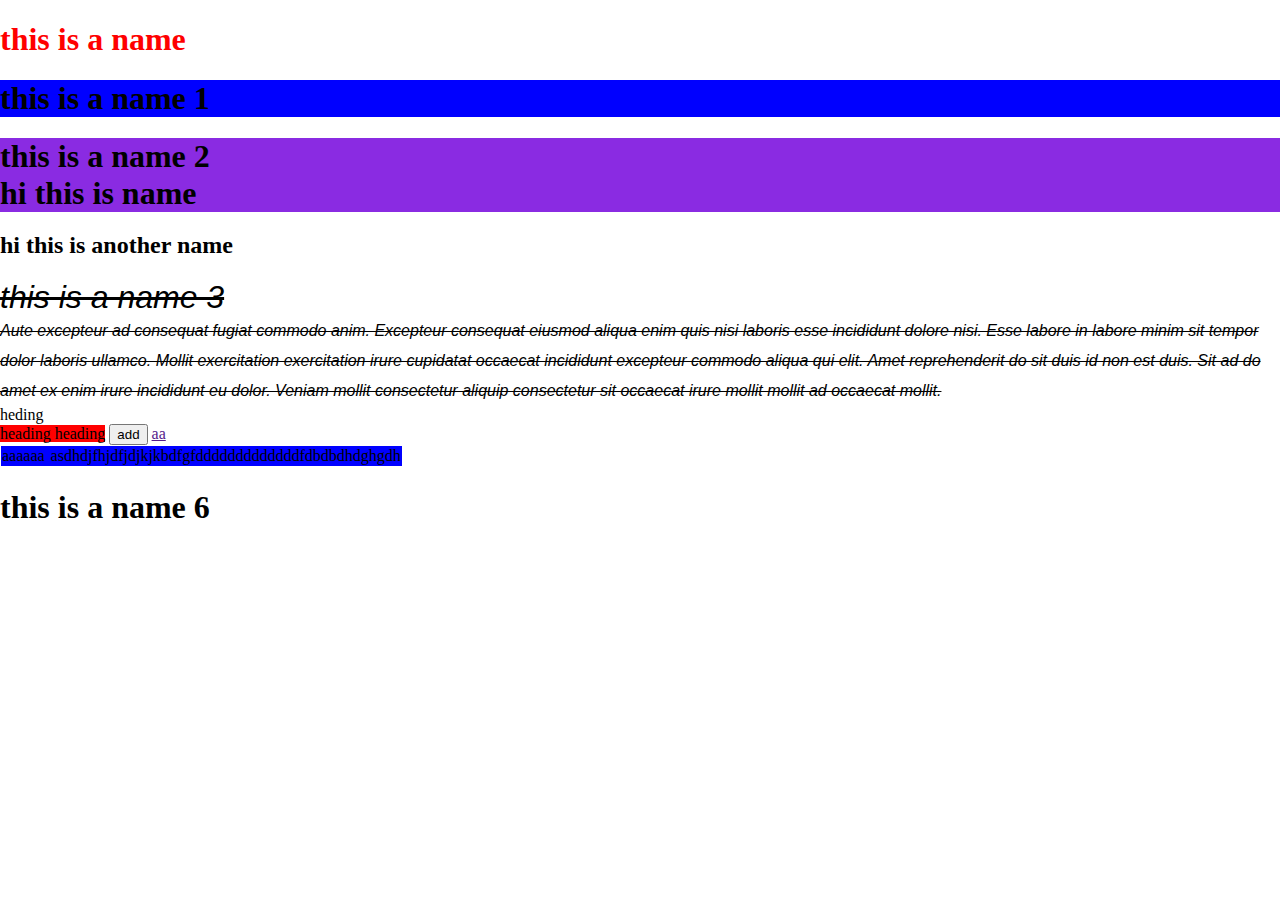
<file: index.html>
<!DOCTYPE html>
<html lang="en">
<head>
    <meta charset="UTF-8">
    <meta http-equiv="X-UA-Compatible" content="IE=edge">
    <meta name="viewport" content="width=device-width, initial-scale=1.0">
    <title>Document</title>
    <link rel="stylesheet" href="style.css">
    <script src="./index.js"></script>
</head>
<body>
    <div class="aClass">
      <h1>this is a name</h1> 
    </div>
 <div class="aClass1">
     <h1>this is a name 1</h1>
 </div>
 <div class="aClass2">
     <h1>this is a name 2</h1>
     <h1>hi this is name</h1>
     <h2>hi this is another name</h2>
 </div>
 <div class="aClass3">
     <h1>this is a name 3</h1>
     <p>Aute excepteur ad consequat fugiat commodo anim. Excepteur consequat eiusmod aliqua enim quis nisi laboris esse incididunt dolore nisi. Esse labore in labore minim sit tempor dolor laboris ullamco. Mollit exercitation exercitation irure cupidatat occaecat incididunt excepteur commodo aliqua qui elit. Amet reprehenderit do sit duis id non est duis. Sit ad do amet ex enim irure incididunt eu dolor. Veniam mollit consectetur aliquip consectetur sit occaecat irure mollit mollit ad occaecat mollit.</p>
 </div>
 <div class="aClass4">
     <div>
         heding
     </div>
     <span>
         heading
     </span>
     <span> heading</span>
     <button>add</button>
     <a href="">aa</a>
     
 </div>
 <div class="a">
     <div class="a">aaaaaa</div>
     <div class="a"> asdhdjfhjdfjdjkjkbdfgfdddddddddddddfdbdbdhdghgdh</div>
 </div>
 <div>
     <h1>this is a name 6</h1>
 </div>

</body>
</html>
</file>
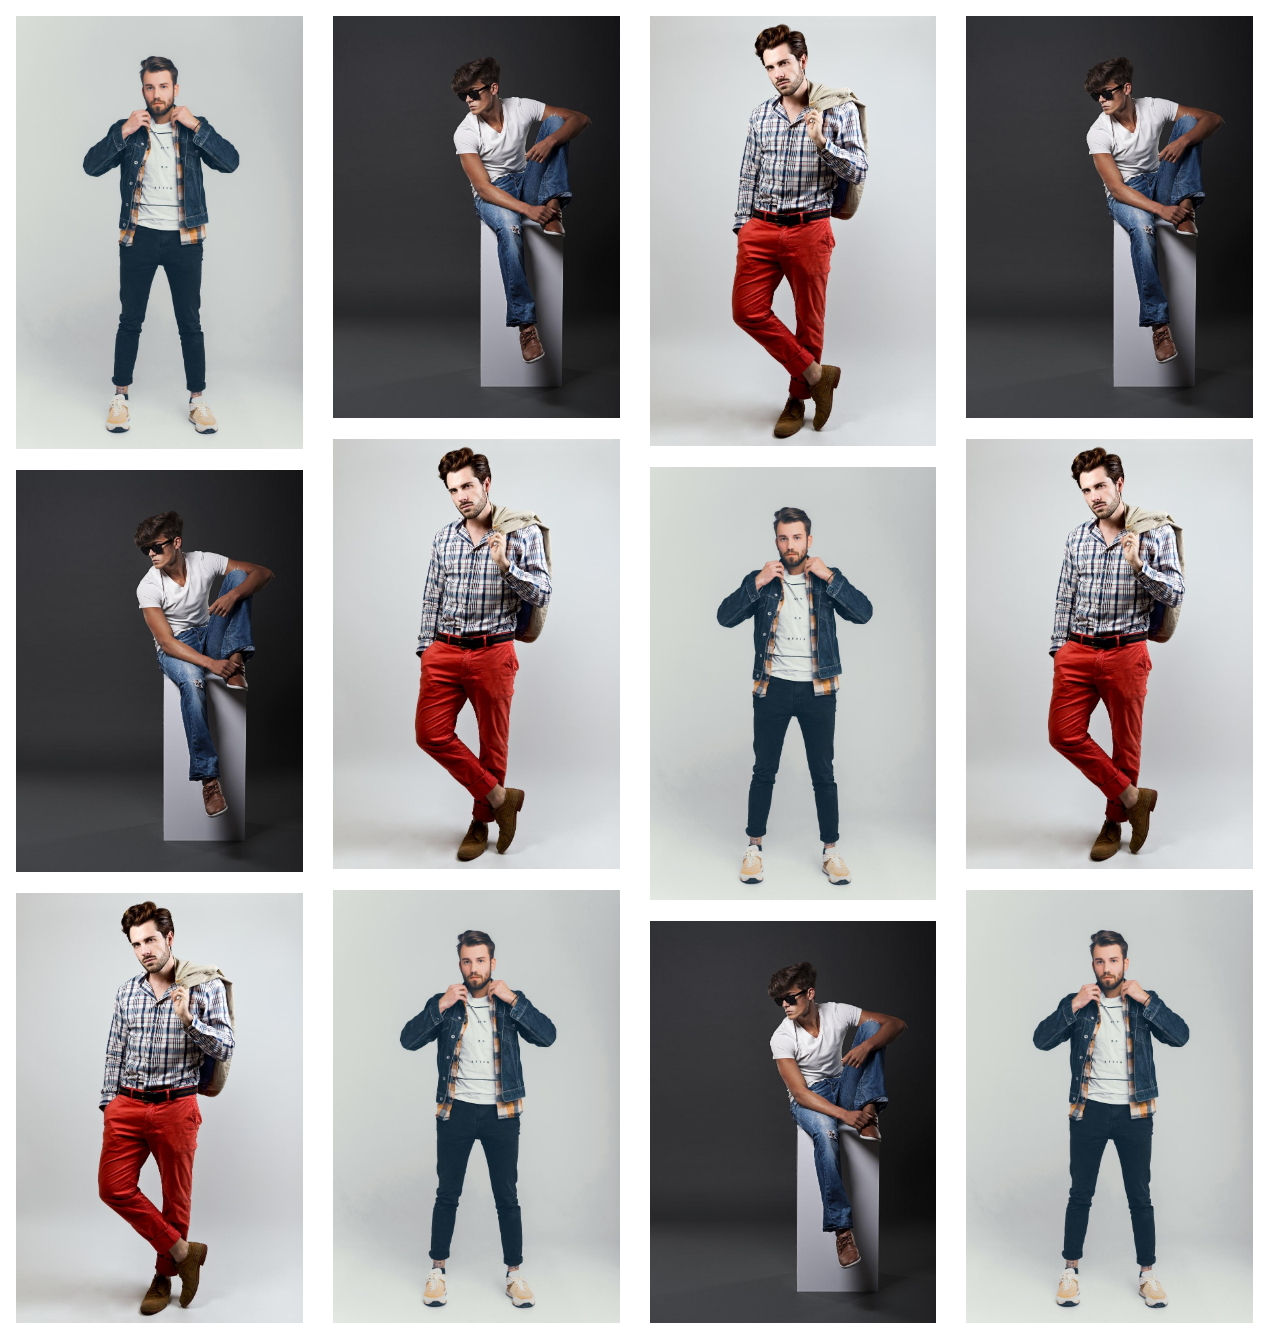
<file: 10/index.html>
<!--! media query  example-->
<!DOCTYPE html>
<html lang="en">
<head>
    <meta charset="UTF-8">
    <meta http-equiv="X-UA-Compatible" content="IE=edge">
    <meta name="viewport" content="width=device-width, initial-scale=1.0">
    <title>Document</title>
    <link rel="stylesheet" href="style.css">
</head>
<body>
    <div class="container">
      <div class="image">
        <img src="b.jpg" alt="">
        <img src="c.jpg" alt="">
        <img src="a.jpg" alt="">
        
      </div>
      <div class="image">
        
        <img src="c.jpg" alt="">
        <img src="a.jpg" alt="">
        <img src="b.jpg" alt="">
      </div>
      <div class="image">
        
        <img src="a.jpg" alt="">
        <img src="b.jpg" alt="">
        <img src="c.jpg" alt="">
      
      </div>

      <div class="image">
        
        <img src="c.jpg" alt="">
        <img src="a.jpg" alt="">
        <img src="b.jpg" alt="">
      </div>
    </div>
  
  </div>
</body>
</html>
</file>
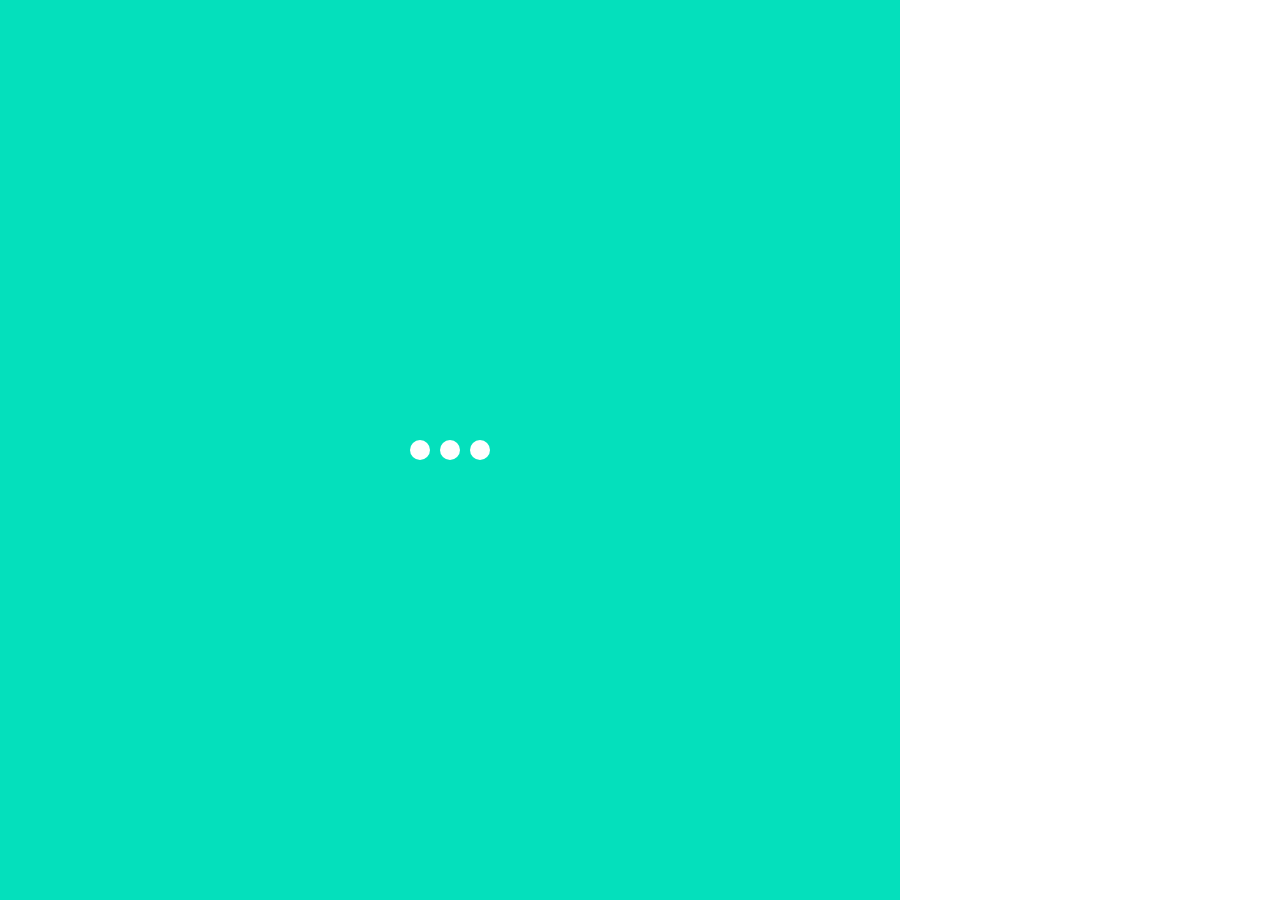
<file: 7/index.html>
<!--! loader example -->
<!DOCTYPE html>
<html lang="en">
<head>
    <meta charset="UTF-8">
    <meta http-equiv="X-UA-Compatible" content="IE=edge">
    <meta name="viewport" content="width=device-width, initial-scale=1.0">
    <title>Document</title>
    <link rel="stylesheet" href="style.css">
</head>
<body>
  <div class="loadercontainer">
      <div class="loader-1"></div>
      <div class="loader-2"></div>
      <div class="loader-3"></div>
  </div>
</body>
</html>
</file>
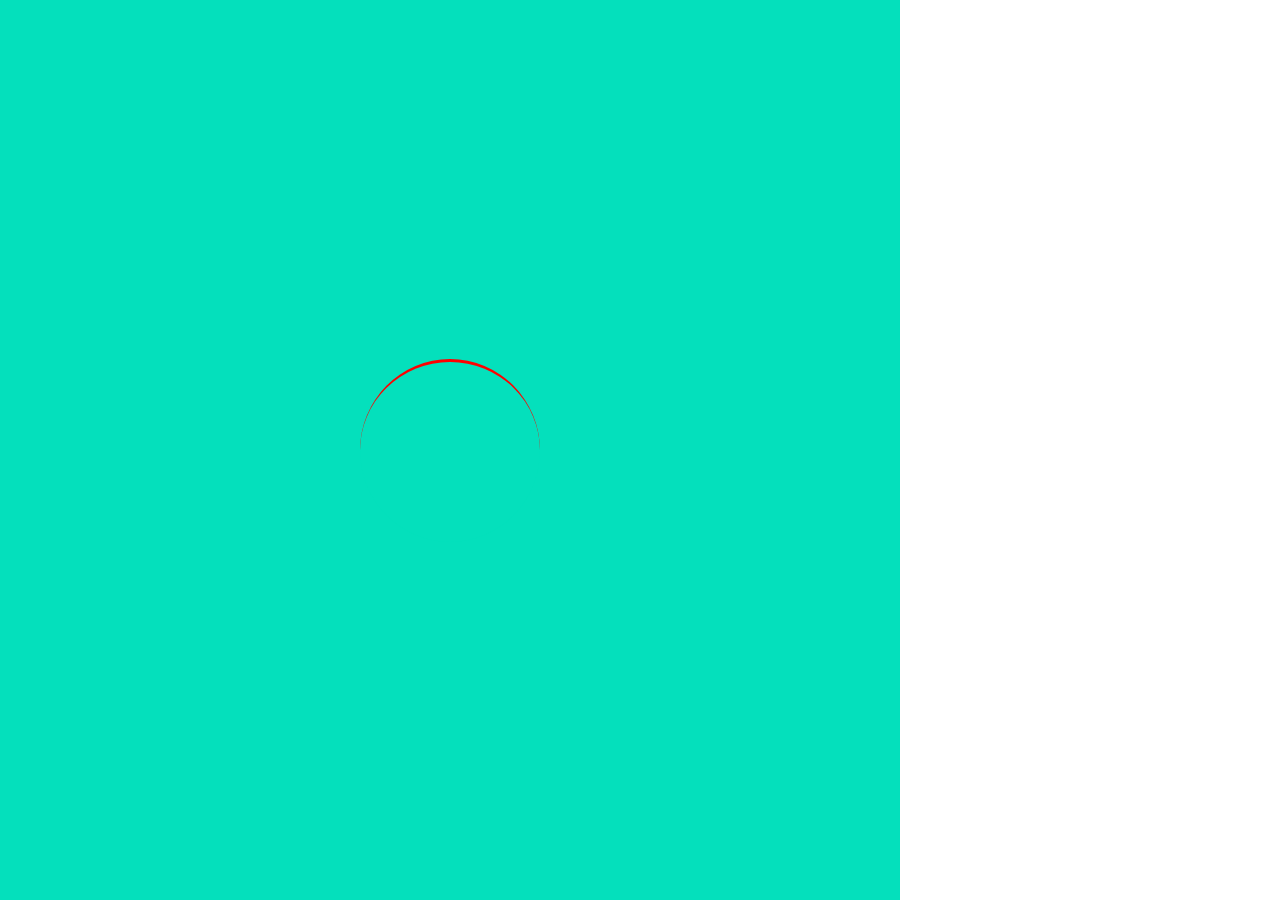
<file: 8/index.html>
<!--! loader example -->
<!DOCTYPE html>
<html lang="en">
<head>
    <meta charset="UTF-8">
    <meta http-equiv="X-UA-Compatible" content="IE=edge">
    <meta name="viewport" content="width=device-width, initial-scale=1.0">
    <title>Document</title>
    <link rel="stylesheet" href="style.css">
</head>
<body>
  <div class="loadercontainer">
      <div class="loader-1">
       
      </div>
    
  </div>
</body>
</html>
</file>
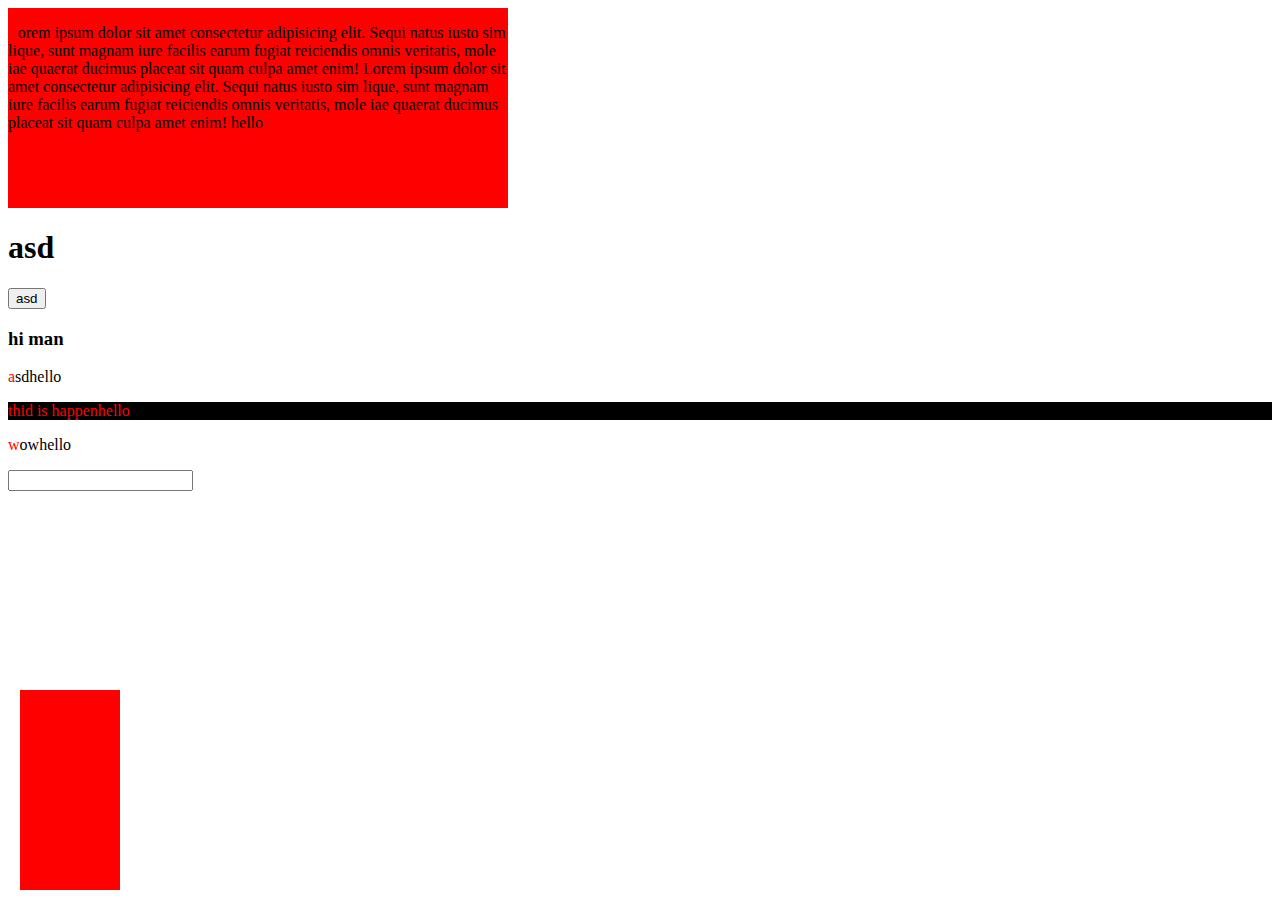
<file: 1.html>
<!DOCTYPE html>
<html lang="en">
<head>
    <meta charset="UTF-8">
    <meta http-equiv="X-UA-Compatible" content="IE=edge">
    <meta name="viewport" content="width=device-width, initial-scale=1.0">
    <title>Document</title>
    <link rel="stylesheet" href="1.css">
</head>
<body>
    <div id="a">
        <p>Lorem ipsum dolor sit amet consectetur adipisicing elit. Sequi natus iusto sim
            lique, sunt magnam iure facilis earum fugiat reiciendis omnis veritatis, mole
            iae quaerat ducimus placeat sit quam culpa amet enim!
            Lorem ipsum dolor sit amet consectetur adipisicing elit. Sequi natus iusto sim
            lique, sunt magnam iure facilis earum fugiat reiciendis omnis veritatis, mole
            iae quaerat ducimus placeat sit quam culpa amet enim!
         
        </p>
    </div>
    <div>
        <div id="b">
          
        </div>
        <h1>asd</h1>
    </div>

    <button>asd</button>
    <h3>hi man</h3>

    <div class="a">
        <p>asd</p>
        <p>thid is happen</p>
        <p>wow</p>
    </div>

    <input type="text" name="" id="">
</body>
</html>
</file>
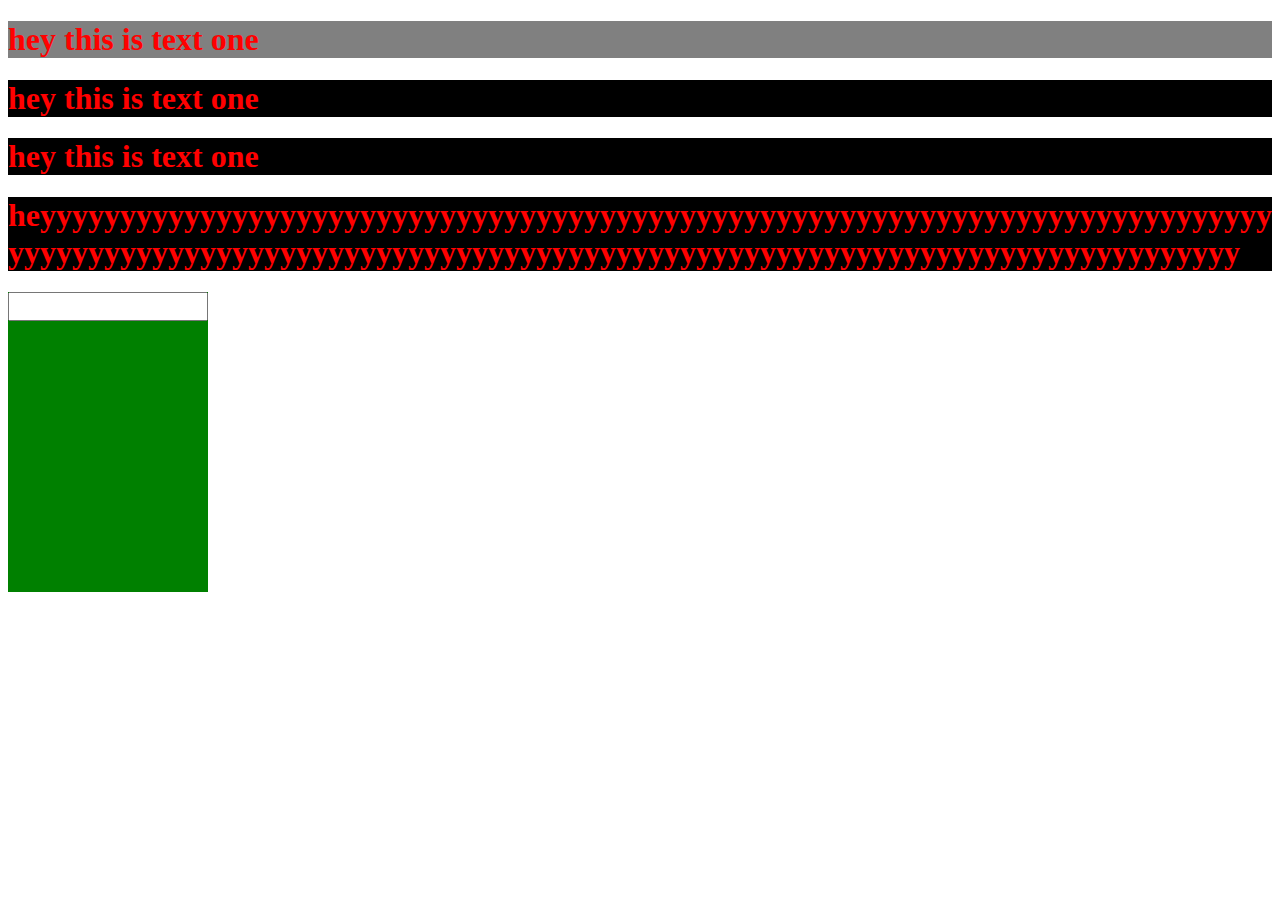
<file: 2.html>
<!DOCTYPE html>
<html lang="en">
<head>
    <meta charset="UTF-8">
    <meta http-equiv="X-UA-Compatible" content="IE=edge">
    <meta name="viewport" content="width=device-width, initial-scale=1.0">
    
    <title>Document</title>
    <link rel="stylesheet" href="2.css">
</head>
<body>
<h1  class="header1">hey this is text one</h1>
<h1 class="header2">hey this is text one</h1>    
<h1 class="header3">hey this is text one</h1>
<h1 class="header4">heyyyyyyyyyyyyyyyyyyyyyyyyyyyyyyyyyyyyyyyyyyyyyyyyyyyyyyyyyyyyyyyyyyyyyyyyyyyyyyyyyyyyyyyyyyyyyyyyyyyyyyyyyyyyyyyyyyyyyyyyyyyyyyyyyyyyyyyyyyyyyyyyyyyyyyyyyy</h1> 
<div>

    <input type="text">
      
    
    
</div>
    
</body>
</html>
</file>
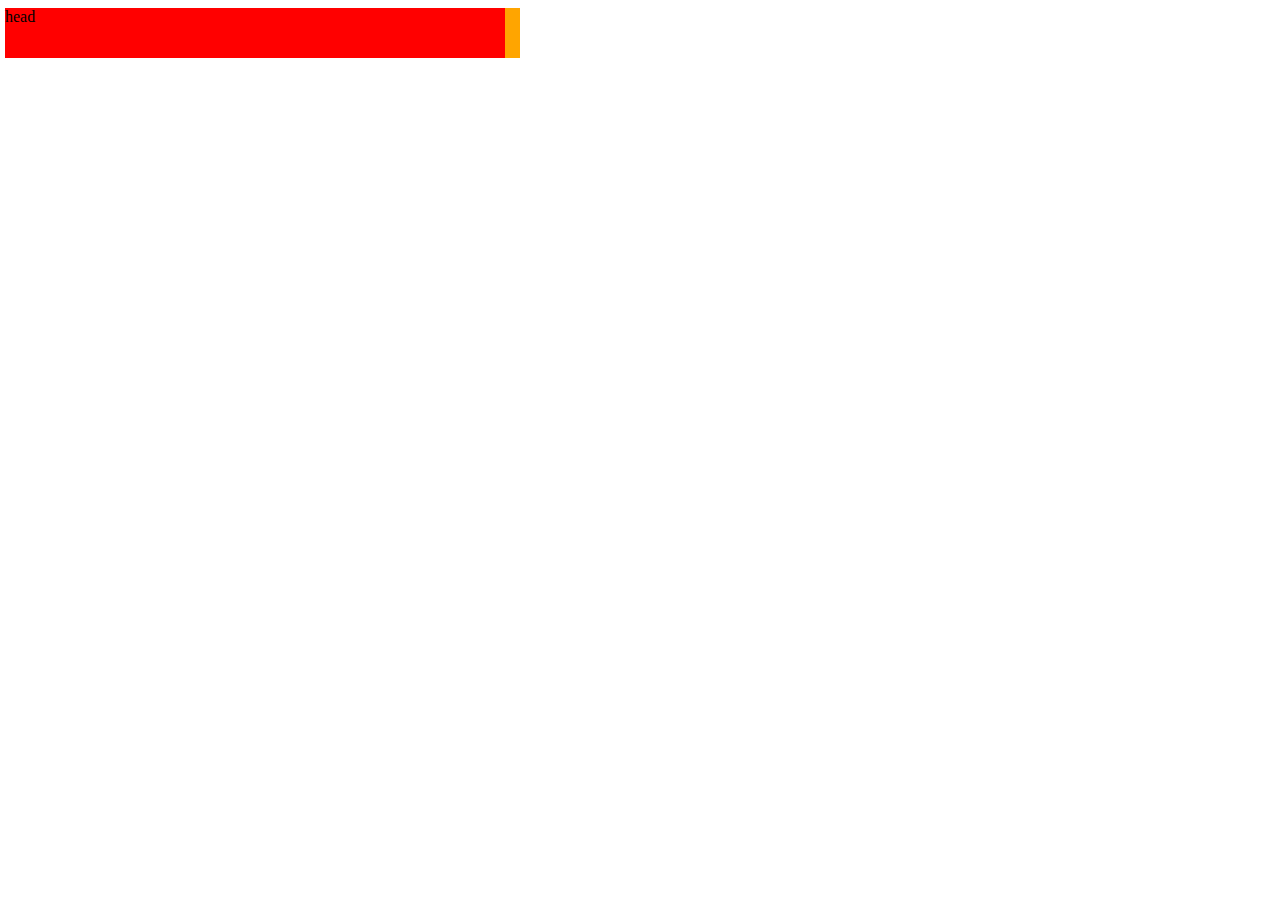
<file: 3.html>
<!DOCTYPE html>
<html lang="en">
<head>
    <meta charset="UTF-8">
    <meta http-equiv="X-UA-Compatible" content="IE=edge">
    <meta name="viewport" content="width=device-width, initial-scale=1.0">
    <title>Document</title>
    <link rel="stylesheet" href="3.css">
</head>
<body>
    <div>head</div>
    <div>div</div>
    <div>div</div>
</body>
</html>
</file>
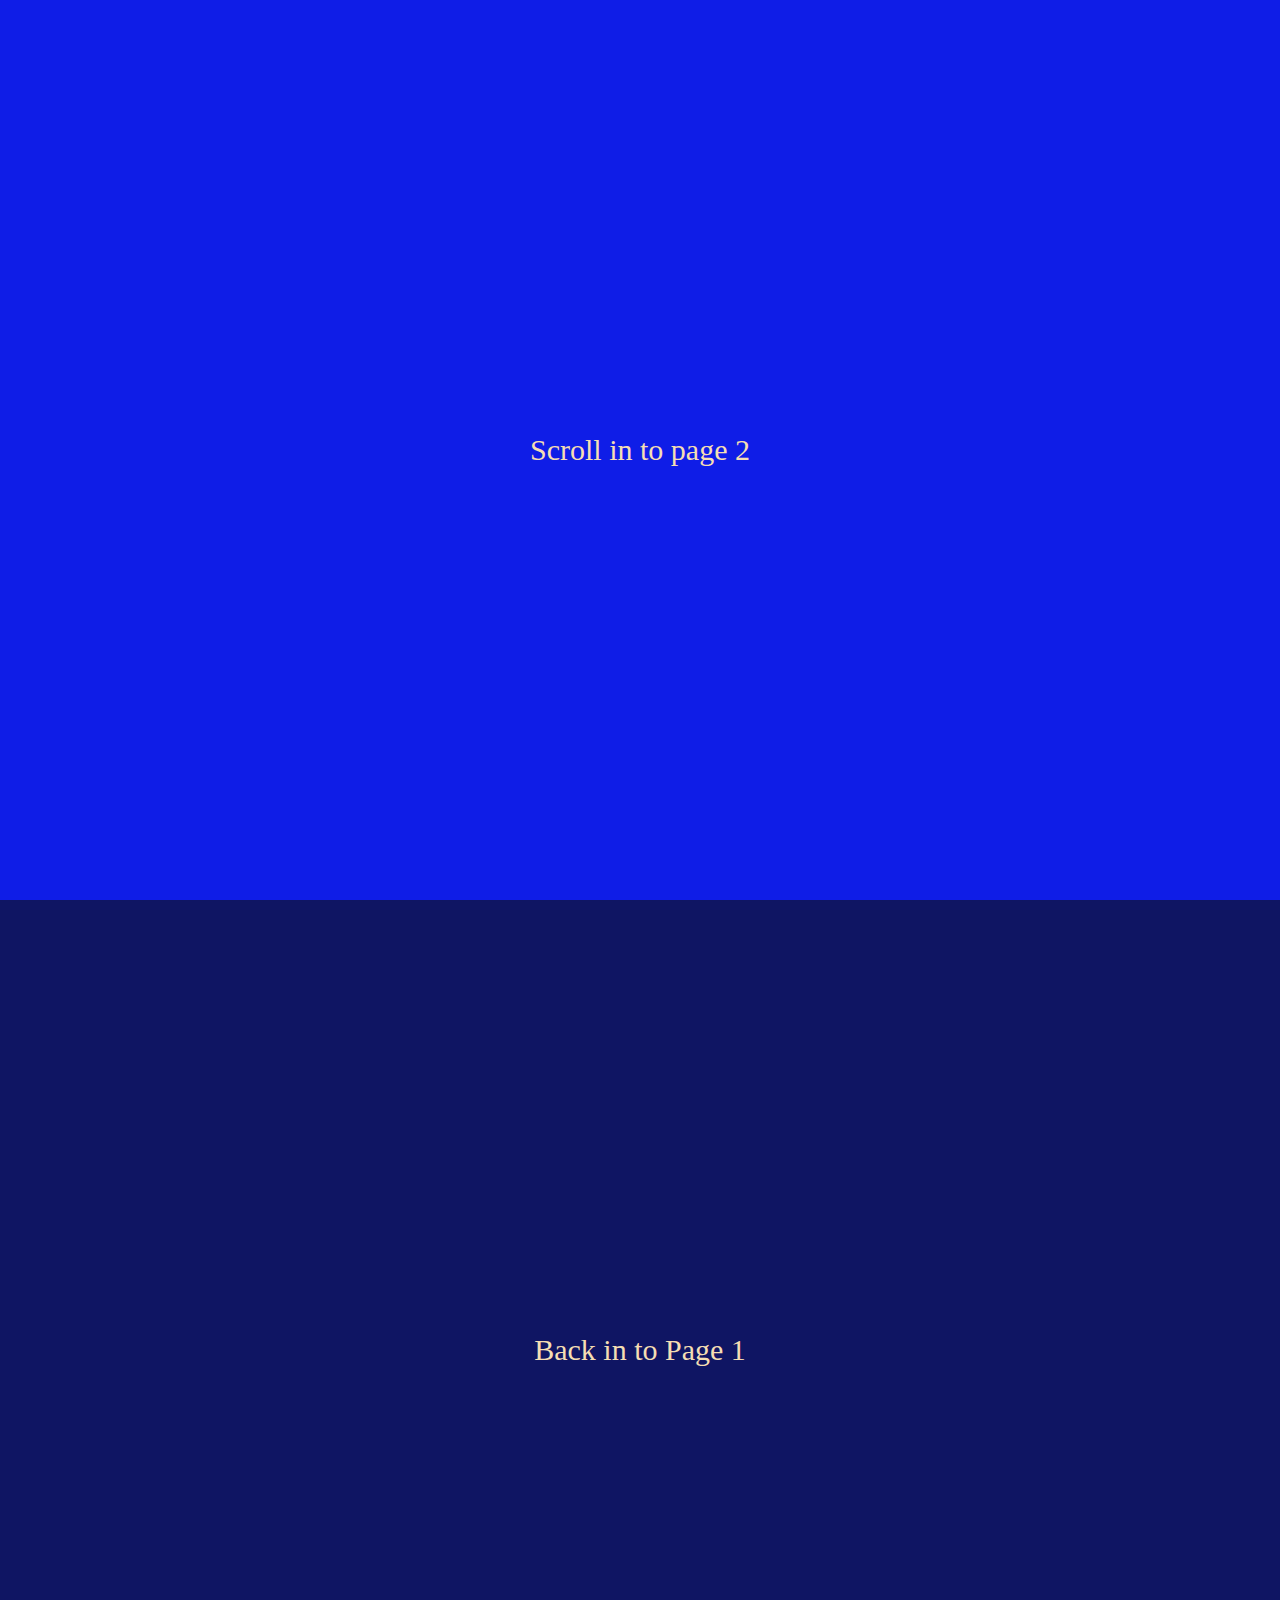
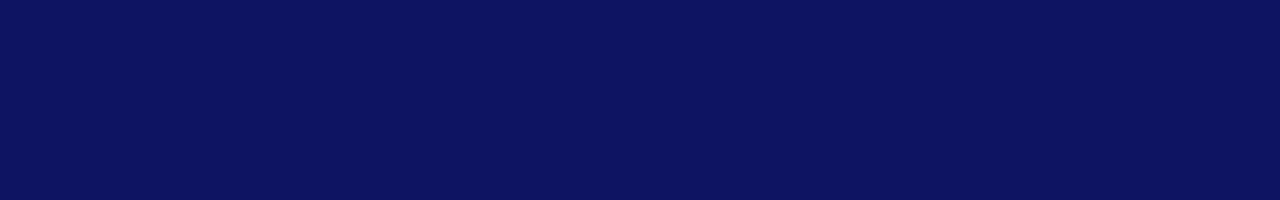
<file: 4smoothscroling.html>
<!DOCTYPE html>
<html lang="en">
<head>
    <meta charset="UTF-8">
    <meta http-equiv="X-UA-Compatible" content="IE=edge">
    <meta name="viewport" content="width=device-width, initial-scale=1.0">
    <title>Smooth Scrolling</title>
    <link rel="stylesheet" href="4.css">
</head>
<body>
    
    <div id="section-1"><a href="#section-2">Scroll in to page 2</a></div>
    <div id="section-2"><a href="#section-1">Back in to Page 1</a></div>
    <!-- <div id="section-2"><a href="abous#section-1">Back in to Page 1</a></div> -->
</body>
</html>
</file>
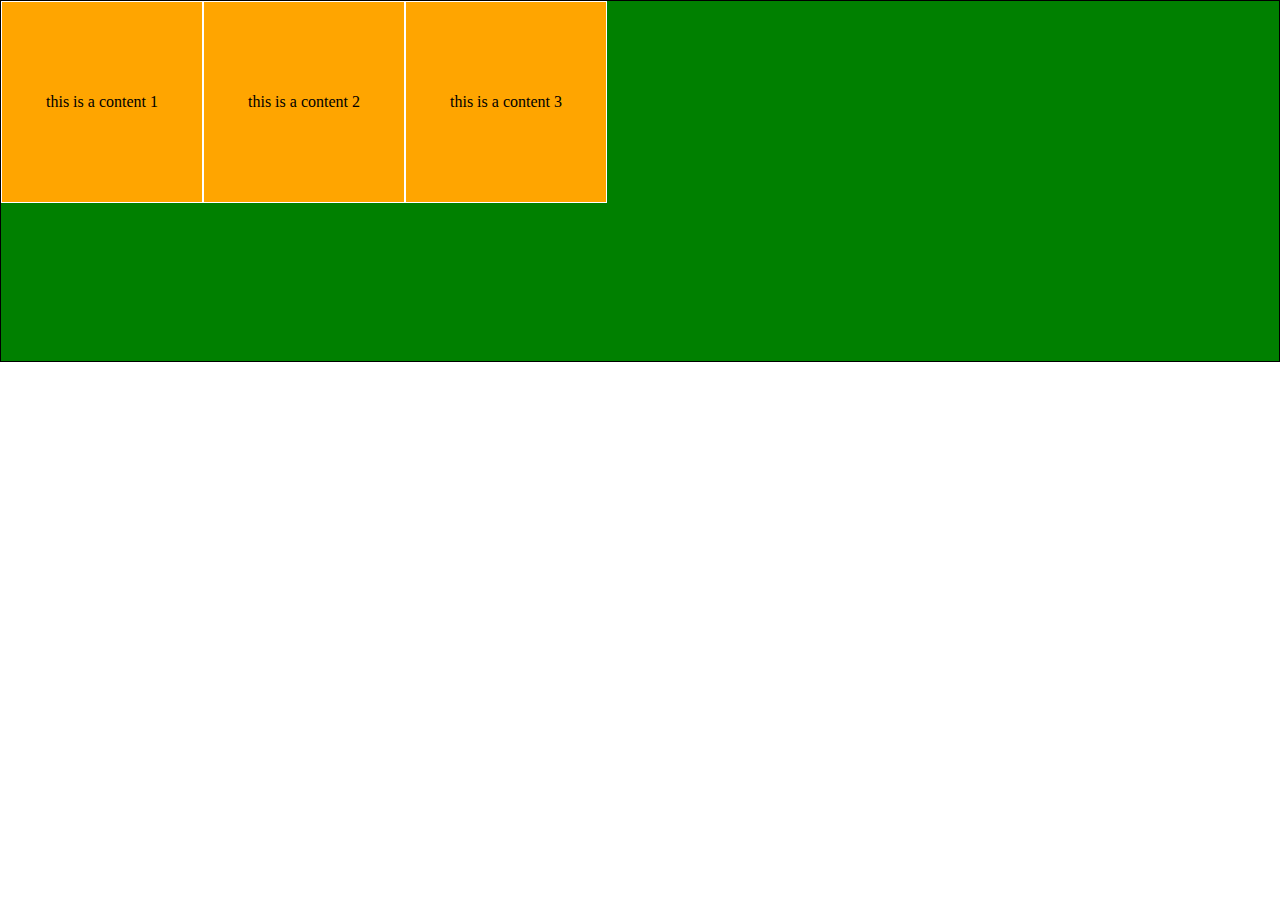
<file: 5flexbox.html>
<!DOCTYPE html>
<html lang="en">
<head>
    <meta charset="UTF-8">
    <meta http-equiv="X-UA-Compatible" content="IE=edge">
    <meta name="viewport" content="width=device-width, initial-scale=1.0">
    <title>Document</title>
    <link rel="stylesheet" href="5.css">
</head>
<body>
    <div class="container">
        <div class="one">this is a content 1</div>
        <div class="two">this is a content 2</div>
        <div class="three">this is a content 3</div>
    </div>
</body>
</html>
</file>
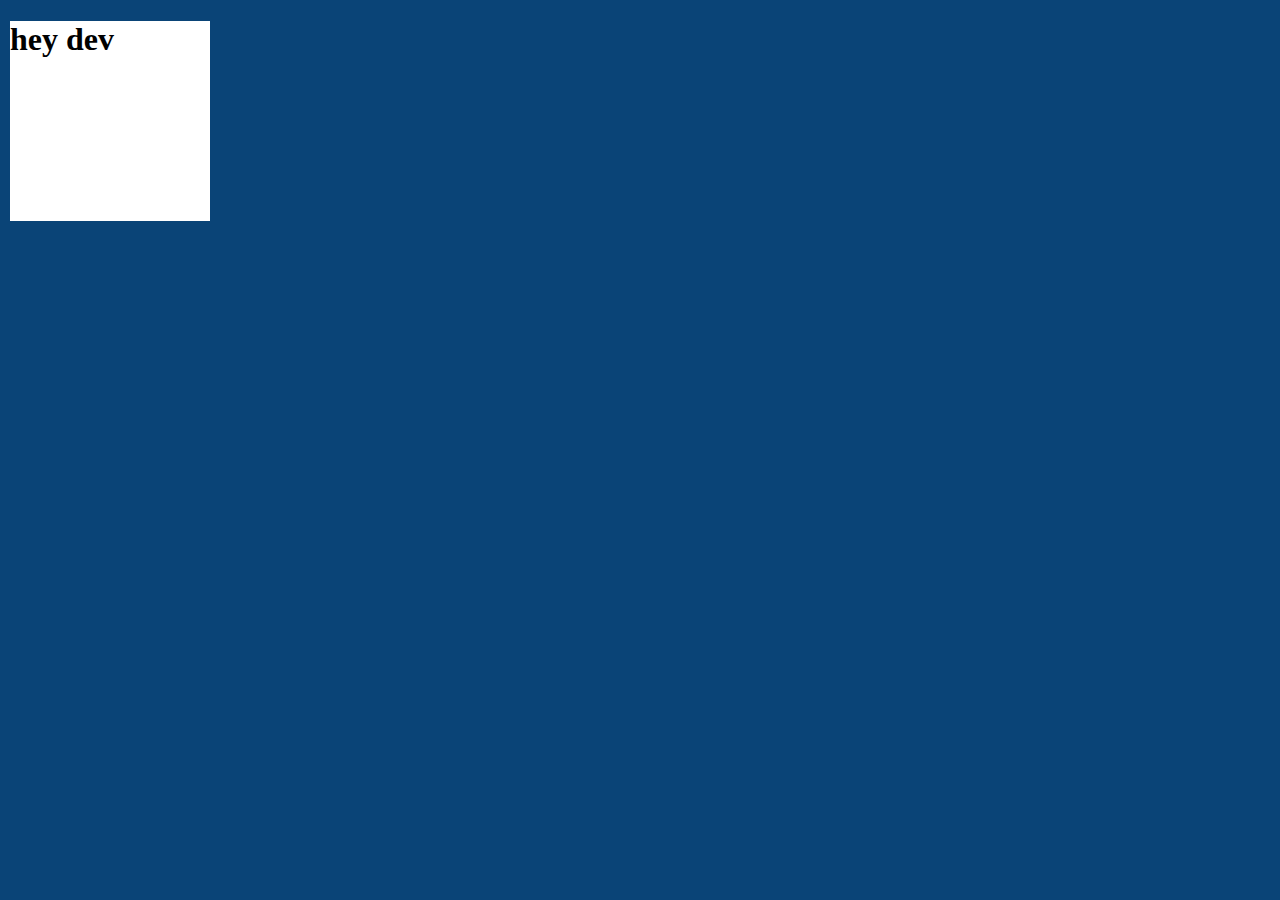
<file: 6.animation.html>
<!DOCTYPE html>
<html lang="en">
<head>
    <meta charset="UTF-8">
    <meta http-equiv="X-UA-Compatible" content="IE=edge">
    <meta name="viewport" content="width=device-width, initial-scale=1.0">
    <title>Document</title>
    <link rel="stylesheet" href="6.css">
</head>
<body>
     <div>
         <h1>hey dev</h1>
     </div>
</body>
</html>
</file>
<file: style.css>
body{
    margin: 0;
}
.aClass{
    color: red;
}


.aClass1{
    background-color: blue;
    margin: 0%;
    padding: 0%;
}

.aClass2 h1{
    background-color: blueviolet;
  
    margin: 0;
}
.aClass3 h1{
    /* background-color: blueviolet; */
    margin: 0;
    font: size 40px;
    font-weight: normal;
    font-family: sans-serif;
    font-style: italic;
    text-decoration: line-through;

}
.aClass3 p{
    /* background-color: blueviolet; */
    margin: 0;
    font: size 40px;
    font-weight: normal;
    font-family: sans-serif;
    font-style: italic;
    text-decoration: line-through;
    line-height: 30px;
     /* normaly 2x of font size */

}
/*! inline and block elemwnt */
 /* block elenenemt jumb in to next line while inline element will be in same line */
/*! inline will be same line and and take only content size ,,,if deisplay only when it has a content
but block element will be the differnt line and take the line whole length */

.aClass4 {
background-color: red';

}
span{
    background-color: red;
}
/*! inline controlling using css  */
/* .a{
    display: inline;
    background-color: blue;
  
    margin: 1px;
} */
/* iniline means it will be in same line , inline block means first it is inline when 
it reaches the screen it will be block; 
but inline display only when it has a content 
*/
.a{
    display: inline-block;
    background-color: blue;
  
    margin: 1px;
}
</file>
<file: 10/style.css>
*{
  box-sizing:border-box ;
}
body{
  margin:0;
  width: 99vw;
}

.container{
  display: flex;
  flex-wrap: wrap; 
  /* wrap is used to move elememt to next line if it is get the boundary
  but in grid we can defind both direction 2d */

}

.image{

  flex:25%;
  padding-left: 15px;
  padding-bottom: 15px;
  
}

img {
  width: 100%;
  padding-top:15px ;
  margin: 1px;
  padding-right: 15px;
    
 
}
/* img:hover{
   transform: scale(1);
} */

@media (max-width: 1000px) {
  .image{
    flex:calc(100% / 3)
 
  }
}

@media (max-width: 880px) {
  .image{
    flex:calc(100% / 2)
 
  }
}


@media (max-width: 557px) {
  .image{
    flex:100%;
 
  }
}
</file>
<file: 7/style.css>
body{
   
    margin: 0;
}
.loadercontainer {
      height: 100vh;
      width: 100vh;
    background-color: rgb(4, 224, 188);
    display: flex;
    justify-content: center;
    align-items: center;
 
}

.loadercontainer> div{
    width: 20px;
    height: 20px;
    background-color: white;
    margin: 5px;
    border-radius: 50%;
}


.loader-1 , .loader-2 ,.loader-3{  
    animation:  anima .6s ease-in-out .1s infinite;
}

.loader-2{
    animation-delay: .3s;
}
/* .loader-2{
    animation-delay: .3s;
} */

@keyframes anima {
  0%{
      transform: translateY(0);
    }
     50%{
         transform: translateY(-20px);
    }
    100%{
             transform:  translateY(20px);
    }
}
</file>
<file: 8/style.css>
body {
  margin: 0;
}
.loadercontainer {
  height: 100vh;
  width: 100vh;
  background-color: rgb(4, 224, 188);
  display: flex;
  justify-content: center;
  align-items: center;
}

.loadercontainer > div {
  width: 180px;
  height: 180px;
  
  background-color: rgb(4, 224, 188);
  margin: 5px;
  border-radius: 50%;
  /* border-top: 3px solid violet; */
  border-top: 3px solid red;
}
.loader-1 {
  animation: spinner 0.6s ease-in-out 0.1s infinite;
}
@keyframes spinner {
  0% {
    transform: rotate(0deg);
  }
  25% {
    transform: rotate(120deg);
  }
  50% {
    transform: rotate(240deg);
  }
  100% {
    transform: rotate(360deg);
  }
}
</file>
<file: 1.css>
/*
!Position in css */
#a {
  max-width: 500px;
  /* max is for resposive avoid zooming in phone
     when box width reaches the screen siz the content will be resposive;
     */
  min-height: 200px;
  background-color: red;
  overflow: scroll;

  /*
    => overflow: mean how the conten going to handle , it may be auto hidden, or scroll, scroll means
    it will be scrollable , hidden means it will be hidden when it reaches the screen size;

    => minimum hieght mean it will be minimum height of the box and when conten is more than the speciqed
    height the size will be auto change
    !=> note : overflow: auto; overflow: hidden; overflow: scroll;
    
      */
}

#b {
  position: absolute;
  /* 
     => Absolute means no element can touch it 
     it will be overlay element like a glass

     => in case of relative it cound from preset potion(current position) 
     => fixed is for fixed with the screen  for chatboot ect 
     => sticky is activated as fixed only when is reaches the task bar
     yah it will become fixed
     
     => static is for getting defualt value
     !=> note : position: absolute; position: relative; position: fixed ; position: sticky; position: static;
      */

  left: 20px;
  bottom: 10px;
  background-color: red;
  width: 100px;
  height: 200px;
}
/* 
!sudo class */

button:hover {
  background-color: red;
  /* hover means when mouse is on the button it will be change color */
}

h3:hover {
  font-size: 28px;
}

/* .a p:first-child{
color: red;
background-color: black;
} */

.a p:nth-child(2) {
  color: red;
  background-color: black;
}

  /* odd , even last child nth child all are possible */

input:focus {
  background-color: red;
}
/* for sudoclass put one colon and sudo element put two colon */

p::first-letter {
  color: red;
}

p::selection {
  background-color: green;
  /* use when is selected text or draged */
}

p::after {
  content: "hello";
  /* after and before are use full when animations are used 
  that mean it will be inset some text after or before the text; */
}

/* specificty in css is mean which one is more specfic it will call

calling with id is more specific
class is more specific
id is more more specific but use rarely

order
id > class > tag   and calling with parent tag get some specfic than calling itself


!important is only use whene you have no method to execute */
</file>
<file: 2.css>
*{
    box-sizing: border-box;
    /* this is called universal styling
    have priority other than body styling
    problem with body styling is is only for item inside body
    note for nested chiled; */
}



:root {
    --bg-color: grey;
}

.header1 {
    background-color: var(--bg-color);
    color:red;
}
.header2 {
    background-color: black;
    color:red;
}
.header3 {
    background-color: black;
    color:red;
}
.header4 {
    background-color: black;
    color:red;
    word-break: break-all;
}

div{
    width: 200px;
    height: 300px;
    background-color: green;
}

input {
    width: 100%;
    padding: 5px;
    /* border: none; */
    

    /* there are two option for border box and content box 
    content box is for from content
    border box with in the parent size */
}
</file>
<file: 3.css>
div{
    position: absolute;
}

div:nth-child(1){
    background-color: red;
    height: 50px;
    width: 500px;
    left: 5px;
    z-index: 4;
}

div:nth-child(2){
    background-color: green;
    height: 50px;
    width: 500px;
    left: 10px;
    z-index: 2;
}

div:nth-child(3){
    background-color: orange;
    height: 50px;
    width: 500px;
    left: 20px;
    z-index: 3;
}

/* z index defind the position of the widget in position absolute
more z index is more on top 
z index may be negative positive or maybe zero 

*/
</file>
<file: 4.css>
html{
     scroll-behavior: smooth;
 }
body{
    margin: 0;
}
/* sudoo element */
 div:nth-child(1){
     background-color:rgb(15, 29, 231);
 }

 div:nth-child(2){
     background-color:rgb(15, 21, 99);
 }

 div{
      height: 100vh; 
      /* take full height of the screen(view port); */
      justify-content: center; 
      /* vertical */
      align-items: center;      
      /* horizontal */
      display: flex;
 }

 a{
     text-decoration: none;
     color: wheat;
     font-size: 30px;
 }
</file>
<file: 5.css>
body{
    margin: 0;
}
/* flux
very important 
align-items and justfy content is only work with 
display flex
av jh     jail house 


*/
.container{
    background-color: green;
    border: solid black 1px;
    display: flex;
    flex-direction: row;
    height: 40vh;
    /* justify-content: center; */
    /* justify-content: space-around; */
    
    /* align-items: center; */

    flex-wrap: wrap;
    /* imporatant */
}
.one ,.two ,.three{
    /* flex: 1; */
    background-color: orange;
    height: 200px;
    width: 200px;
    border: 1px solid white; 
    display: flex;
    justify-content: center;
    align-items: center;
    

}
/* flex also work with each element like in flutter 
so no need to put justify-content and align-items */
/* .two{
    flex: 2;
}
.one{
    flex: 3;
    order: 2;
} */

/* 
in case of colunm all is work but opposite to this */
</file>
<file: 6.css>
body {
  margin: 0;
  background-color: rgb(10, 68, 119);
}

div {
  width: 200px;
  height: 200px;
  margin: 10px;
  background-color: white;
  /* animation: animationname 2s linear 1s infinite; */
  /* transition: background-color 1s ease-in-out .5s;   */
  /* transition:  1s ease-in-out; */
  
  /* animation:  animationname duration time-function delay iteration count -over effeft; */
  /* animation-name: naem;  long method*/
}

div:hover {
  /* animation-play-state: paused; */
  background-color: red;
  /* transform: rotate(45deg); */
  
  /* for totate */

  /* transform:  rotateY(180deg); */
  /* transform: rotatez(90deg); */
  /* transform:  scale(.8) rotate(45deg) ; */
  /* transform: skew(34deg); */
  transform: translate(50px, 50px); 
  transform-origin: origin; ;
  /* ! not possible to use two properteis at the same time  but we can use chaining*/ 
}

/* @keyframes animationname{
    from {
width: 200px;
    }to{
         width: 400px;
    }
} */

/* @keyframes animationname {
  0% {
    width: 200px;
    height: 200px;
    background-color: red;
  }
  50% {
    width: 300px;
    height: 300px;
    background-color: rgb(199, 49, 49);


  }
  100% {
    width: 400px;
    height: 400px;
  }
} */

@keyframes animationname {
    0% {
      width: 200px;
      
     
    }
    50% {
      width: 300px;
    
    
  
  
    }
    100% {
      width: 400px;
     
    }
  }
</file>
